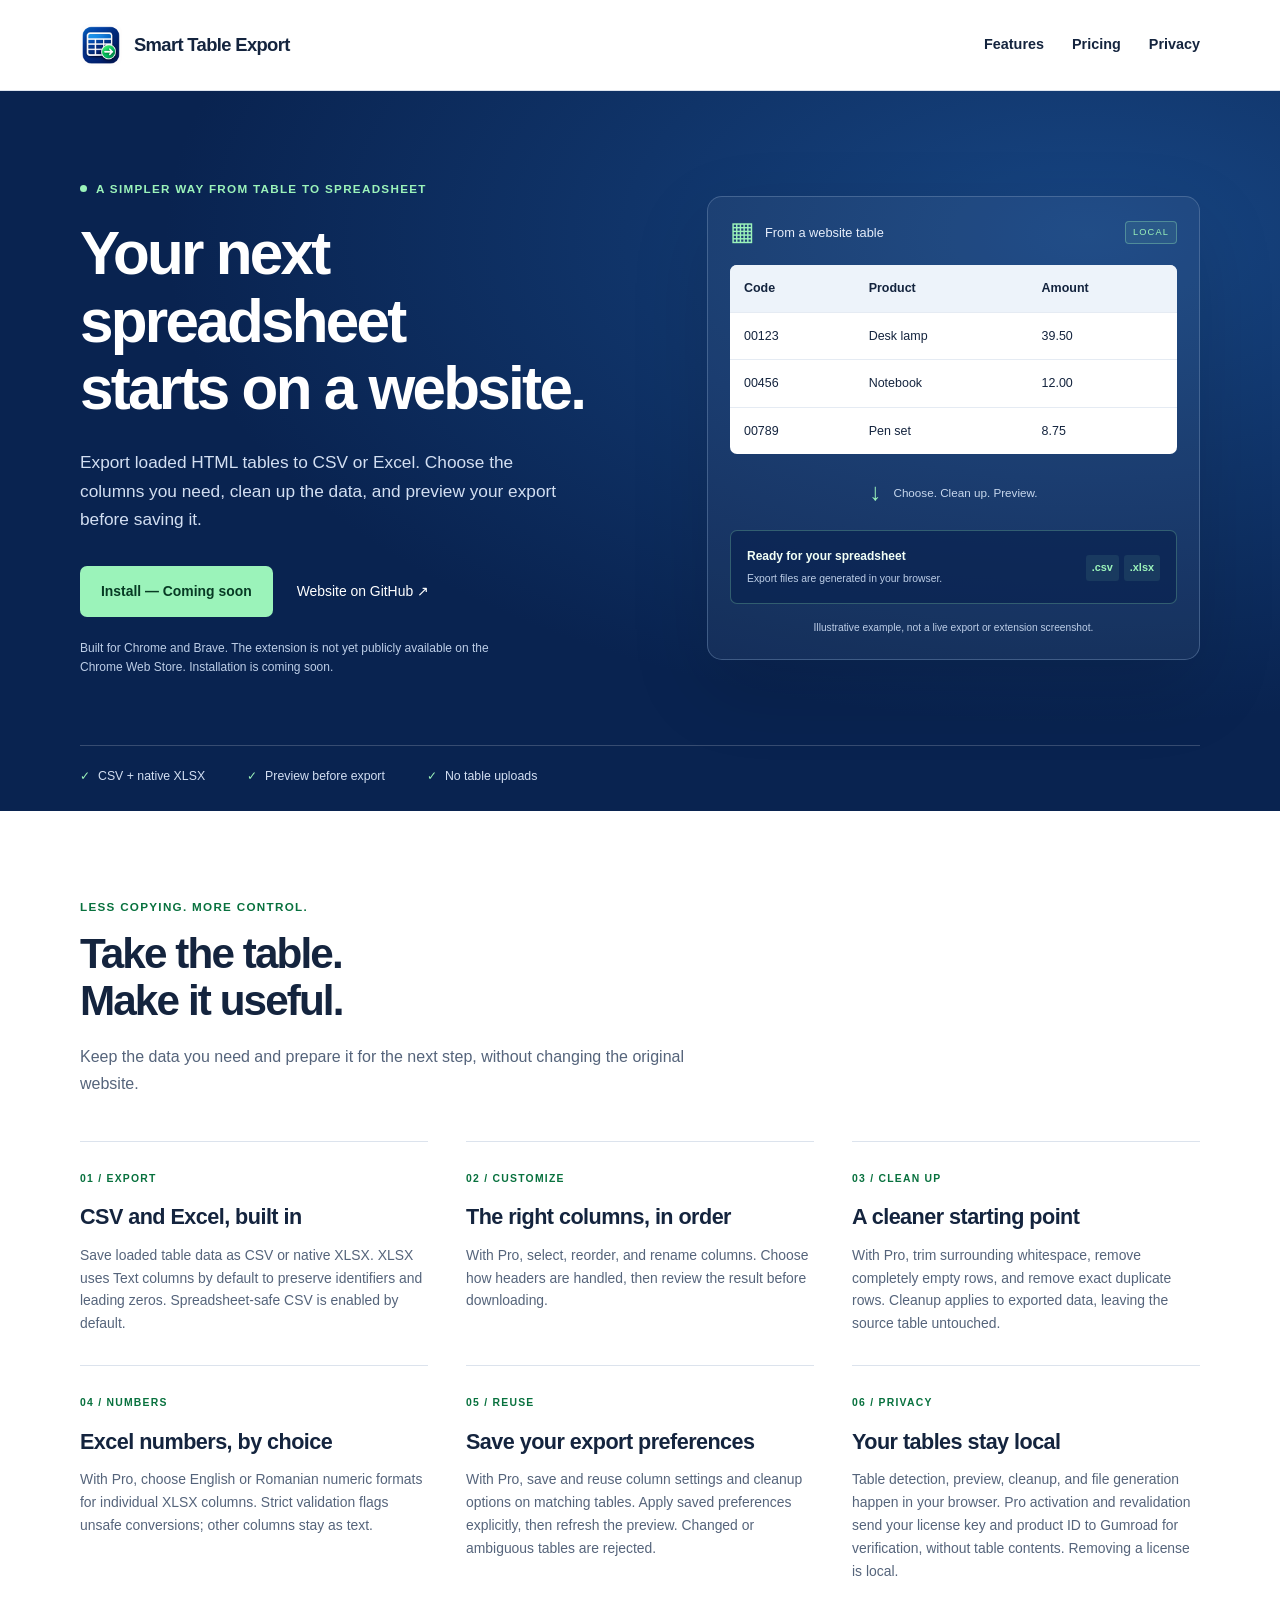
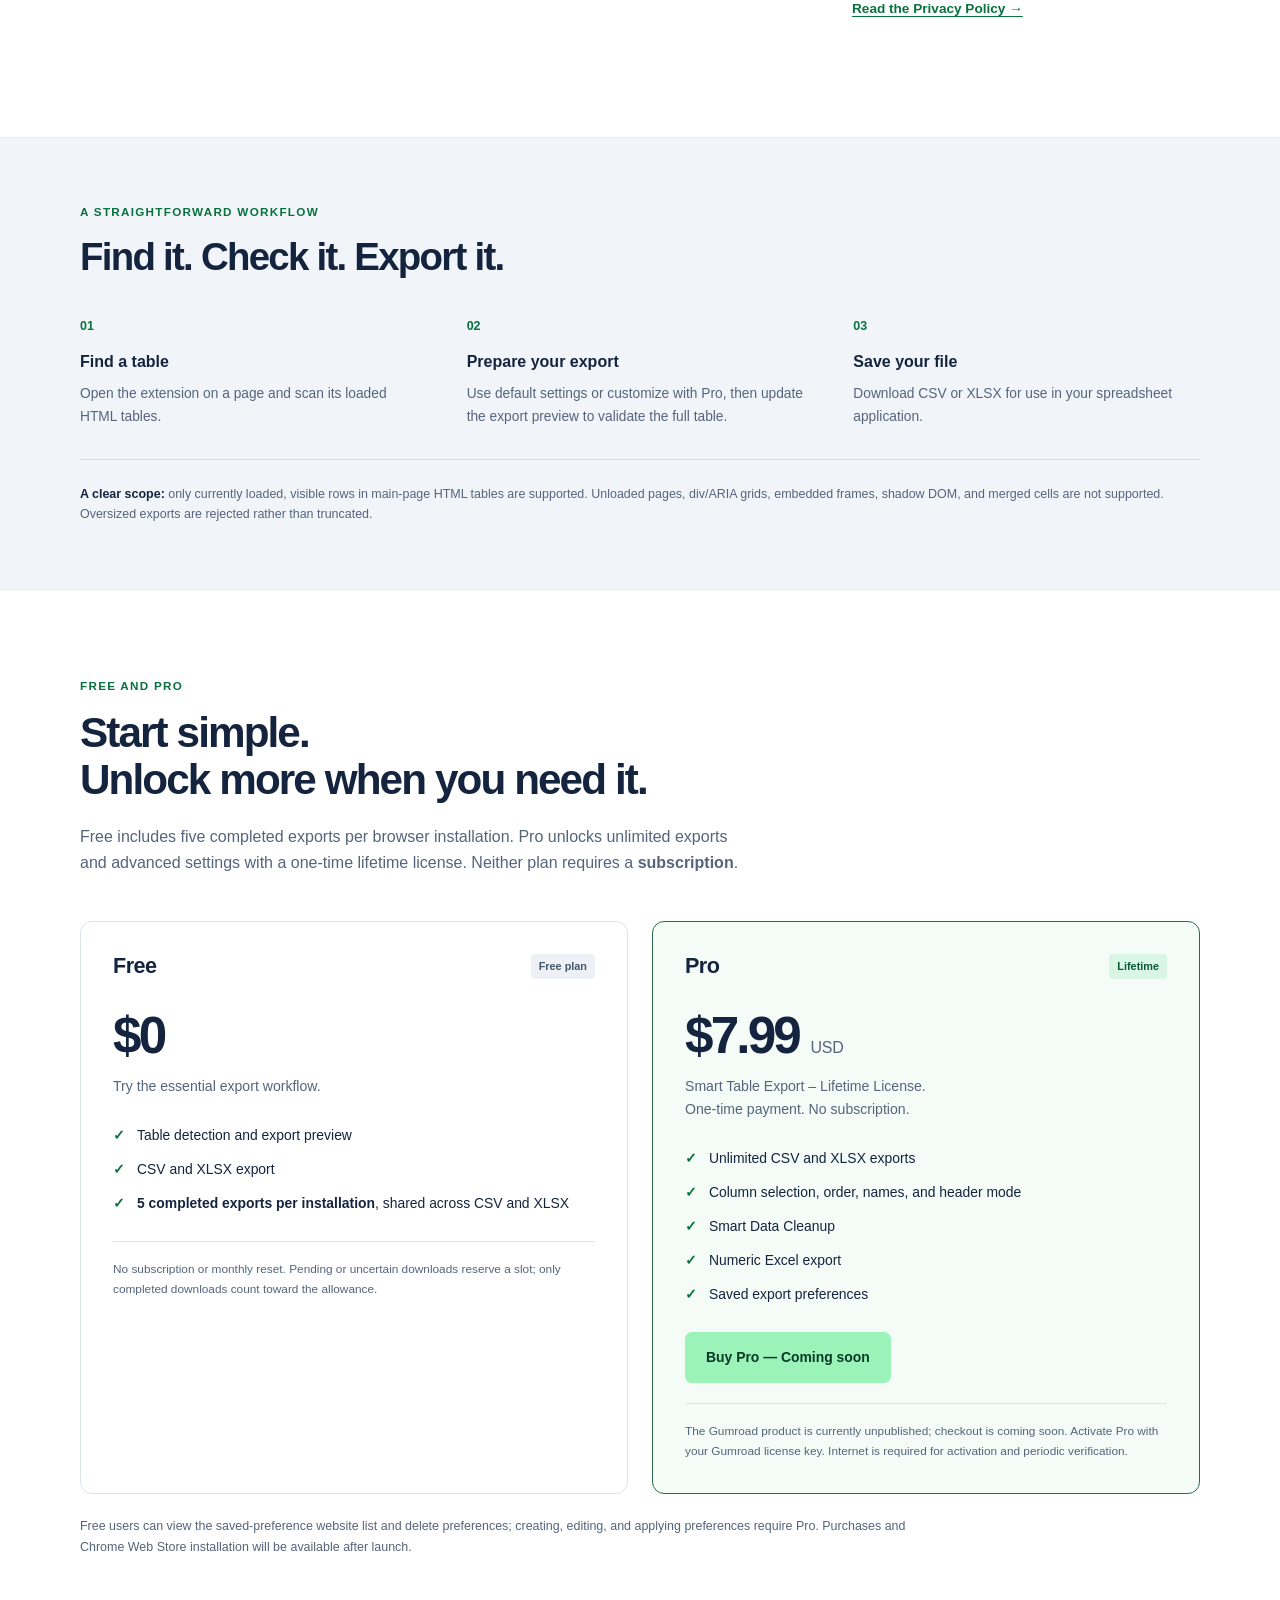
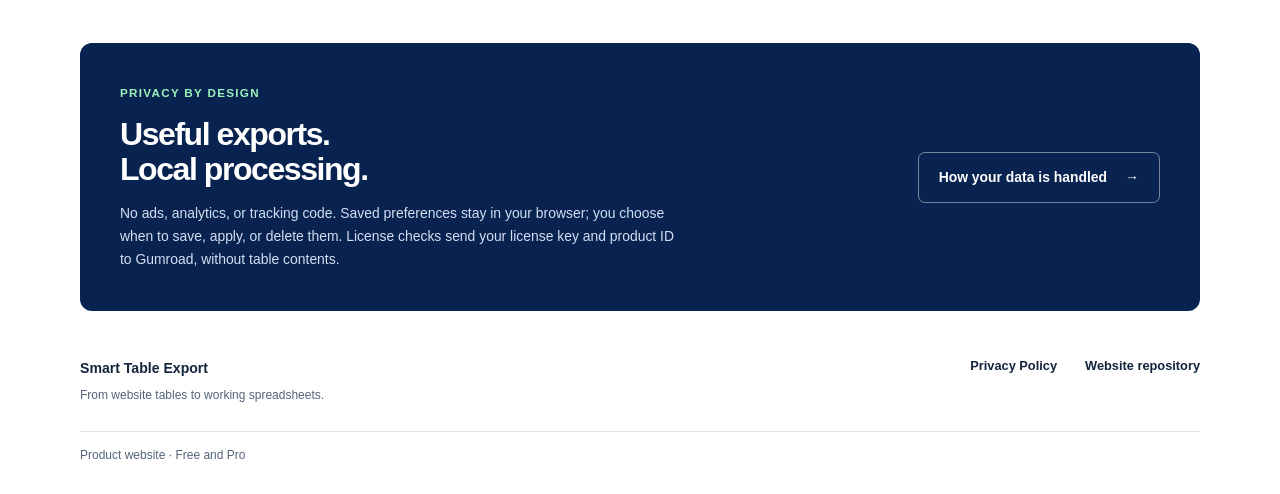
<file: index.html>
<!doctype html>
<html lang="en">
<head>
  <meta charset="utf-8">
  <meta name="viewport" content="width=device-width, initial-scale=1">
  <meta name="description" content="Preview HTML tables and export CSV or Excel locally. Five free exports; Pro is USD 7.99 for a lifetime license via Gumroad. Chrome Web Store launch coming soon.">
  <meta name="theme-color" content="#092350">
  <title>Smart Table Export — Website tables, ready for your spreadsheet</title>
  <link rel="icon" type="image/png" sizes="32x32" href="assets/icon-32.png">
  <link rel="stylesheet" href="styles.css">
</head>
<body>
  <a class="skip-link" href="#main">Skip to content</a>
  <header class="site-header">
    <div class="container header-inner">
      <a class="brand" href="index.html" aria-label="Smart Table Export home"><img src="assets/icon-128.png" width="42" height="42" alt=""><span>Smart Table Export</span></a>
      <nav aria-label="Main navigation"><a href="#features">Features</a><a href="#pricing">Pricing</a><a href="privacy.html">Privacy</a></nav>
    </div>
  </header>
  <main id="main">
    <section class="hero">
      <div class="container hero-grid">
        <div>
          <p class="eyebrow"><span class="status-dot" aria-hidden="true"></span> A simpler way from table to spreadsheet</p>
          <h1>Your next spreadsheet<br> starts on a website.</h1>
          <p class="hero-description">Export loaded HTML tables to CSV or Excel. Choose the columns you need, clean up the data, and preview your export before saving it.</p>
          <!-- Launch gate: replace this disabled button with the authorized store link; see README.md. -->
          <div class="hero-links"><button class="button button-green" id="install-cta" type="button" disabled aria-describedby="install-status">Install — Coming soon</button><a class="text-link" href="https://github.com/georgescugpccristian-jpg/smart-table-export-site">Website on GitHub <span aria-hidden="true">↗</span></a></div>
          <p class="hero-note" id="install-status">Built for Chrome and Brave. The extension is not yet publicly available on the Chrome Web Store. Installation is coming soon.</p>
        </div>
        <figure class="export-illustration" aria-labelledby="example-caption">
          <div class="example-top"><span class="example-mark" aria-hidden="true">▦</span><span>From a website table</span><span class="file-tag">LOCAL</span></div>
          <div class="example-table-wrap"><table class="example-table"><caption class="visually-hidden">Illustrative product table</caption><thead><tr><th scope="col">Code</th><th scope="col">Product</th><th scope="col">Amount</th></tr></thead><tbody><tr><td>00123</td><td>Desk lamp</td><td>39.50</td></tr><tr><td>00456</td><td>Notebook</td><td>12.00</td></tr><tr><td>00789</td><td>Pen set</td><td>8.75</td></tr></tbody></table></div>
          <div class="example-flow"><span aria-hidden="true">↓</span><span>Choose. Clean up. Preview.</span></div>
          <div class="example-output"><div><strong>Ready for your spreadsheet</strong><span>Export files are generated in your browser.</span></div><div class="format-tags"><span>.csv</span><span>.xlsx</span></div></div>
          <figcaption id="example-caption">Illustrative example, not a live export or extension screenshot.</figcaption>
        </figure>
      </div>
      <div class="container hero-foot"><span>CSV + native XLSX</span><span>Preview before export</span><span>No table uploads</span></div>
    </section>

    <section class="section container" id="features" aria-labelledby="features-title">
      <div class="section-heading"><p class="eyebrow">Less copying. More control.</p><h2 id="features-title">Take the table.<br>Make it useful.</h2><p>Keep the data you need and prepare it for the next step, without changing the original website.</p></div>
      <div class="feature-grid">
        <article class="feature"><span class="feature-number">01 / EXPORT</span><h3>CSV and Excel, built in</h3><p>Save loaded table data as CSV or native XLSX. XLSX uses Text columns by default to preserve identifiers and leading zeros. Spreadsheet-safe CSV is enabled by default.</p></article>
        <article class="feature"><span class="feature-number">02 / CUSTOMIZE</span><h3>The right columns, in order</h3><p>With Pro, select, reorder, and rename columns. Choose how headers are handled, then review the result before downloading.</p></article>
        <article class="feature"><span class="feature-number">03 / CLEAN UP</span><h3>A cleaner starting point</h3><p>With Pro, trim surrounding whitespace, remove completely empty rows, and remove exact duplicate rows. Cleanup applies to exported data, leaving the source table untouched.</p></article>
        <article class="feature"><span class="feature-number">04 / NUMBERS</span><h3>Excel numbers, by choice</h3><p>With Pro, choose English or Romanian numeric formats for individual XLSX columns. Strict validation flags unsafe conversions; other columns stay as text.</p></article>
        <article class="feature"><span class="feature-number">05 / REUSE</span><h3>Save your export preferences</h3><p>With Pro, save and reuse column settings and cleanup options on matching tables. Apply saved preferences explicitly, then refresh the preview. Changed or ambiguous tables are rejected.</p></article>
        <article class="feature"><span class="feature-number">06 / PRIVACY</span><h3>Your tables stay local</h3><p>Table detection, preview, cleanup, and file generation happen in your browser. Pro activation and revalidation send your license key and product ID to Gumroad for verification, without table contents. Removing a license is local.</p><a class="inline-link" href="privacy.html">Read the Privacy Policy <span aria-hidden="true">→</span></a></article>
      </div>
    </section>

    <section class="workflow-section" aria-labelledby="workflow-title">
      <div class="container"><div class="workflow-heading"><p class="eyebrow">A straightforward workflow</p><h2 id="workflow-title">Find it. Check it. Export it.</h2></div>
        <ol class="workflow"><li><strong>Find a table</strong><p>Open the extension on a page and scan its loaded HTML tables.</p></li><li><strong>Prepare your export</strong><p>Use default settings or customize with Pro, then update the export preview to validate the full table.</p></li><li><strong>Save your file</strong><p>Download CSV or XLSX for use in your spreadsheet application.</p></li></ol>
        <p class="scope-note"><strong>A clear scope:</strong> only currently loaded, visible rows in main-page HTML tables are supported. Unloaded pages, div/ARIA grids, embedded frames, shadow DOM, and merged cells are not supported. Oversized exports are rejected rather than truncated.</p>
      </div>
    </section>

    <section class="section container" id="pricing" aria-labelledby="pricing-title">
      <div class="section-heading"><p class="eyebrow">Free and Pro</p><h2 id="pricing-title">Start simple.<br>Unlock more when you need it.</h2><p>Free includes five completed exports per browser installation. Pro unlocks unlimited exports and advanced settings with a one-time lifetime license. Neither plan requires a <strong>subscription</strong>.</p></div>
      <div class="pricing-grid">
        <article class="plan"><div class="plan-heading"><h3>Free</h3><span class="badge">Free plan</span></div><p class="price">$0</p><p class="plan-description">Try the essential export workflow.</p><ul class="check-list"><li>Table detection and export preview</li><li>CSV and XLSX export</li><li><strong>5 completed exports per installation</strong>, shared across CSV and XLSX</li></ul><p class="plan-footnote">No subscription or monthly reset. Pending or uncertain downloads reserve a slot; only completed downloads count toward the allowance.</p></article>
        <article class="plan plan-pro"><div class="plan-heading"><h3>Pro</h3><span class="badge badge-green">Lifetime</span></div><p class="price">$7.99 <span>USD</span></p><p class="plan-description">Smart Table Export – Lifetime License.<br>One-time payment. No subscription.</p><ul class="check-list"><li>Unlimited CSV and XLSX exports</li><li>Column selection, order, names, and header mode</li><li>Smart Data Cleanup</li><li>Numeric Excel export</li><li>Saved export preferences</li></ul>
          <!-- Stored launch URL only: this disabled button cannot navigate or open checkout. -->
          <button class="button button-green plan-cta" id="purchase-cta" type="button" disabled data-launch-url="https://georgescu0.gumroad.com/l/smart-table-export" aria-describedby="purchase-status">Buy Pro — Coming soon</button>
          <p class="plan-footnote" id="purchase-status">The Gumroad product is currently unpublished; checkout is coming soon. Activate Pro with your Gumroad license key. Internet is required for activation and periodic verification.</p></article>
      </div>
      <p class="pricing-note">Free users can view the saved-preference website list and delete preferences; creating, editing, and applying preferences require Pro. Purchases and Chrome Web Store installation will be available after launch.</p>
    </section>

    <aside class="privacy-banner container" aria-labelledby="local-title"><div><p class="eyebrow">Privacy by design</p><h2 id="local-title">Useful exports.<br>Local processing.</h2><p>No ads, analytics, or tracking code. Saved preferences stay in your browser; you choose when to save, apply, or delete them. License checks send your license key and product ID to Gumroad, without table contents.</p></div><a class="button button-outline" href="privacy.html">How your data is handled <span aria-hidden="true">→</span></a></aside>
  </main>
  <footer class="site-footer container"><div class="footer-brand"><strong>Smart Table Export</strong><p>From website tables to working spreadsheets.</p></div><nav aria-label="Footer navigation"><a href="privacy.html">Privacy Policy</a><a href="https://github.com/georgescugpccristian-jpg/smart-table-export-site">Website repository</a></nav><p class="footer-note">Product website · Free and Pro</p></footer>
</body>
</html>
</file>
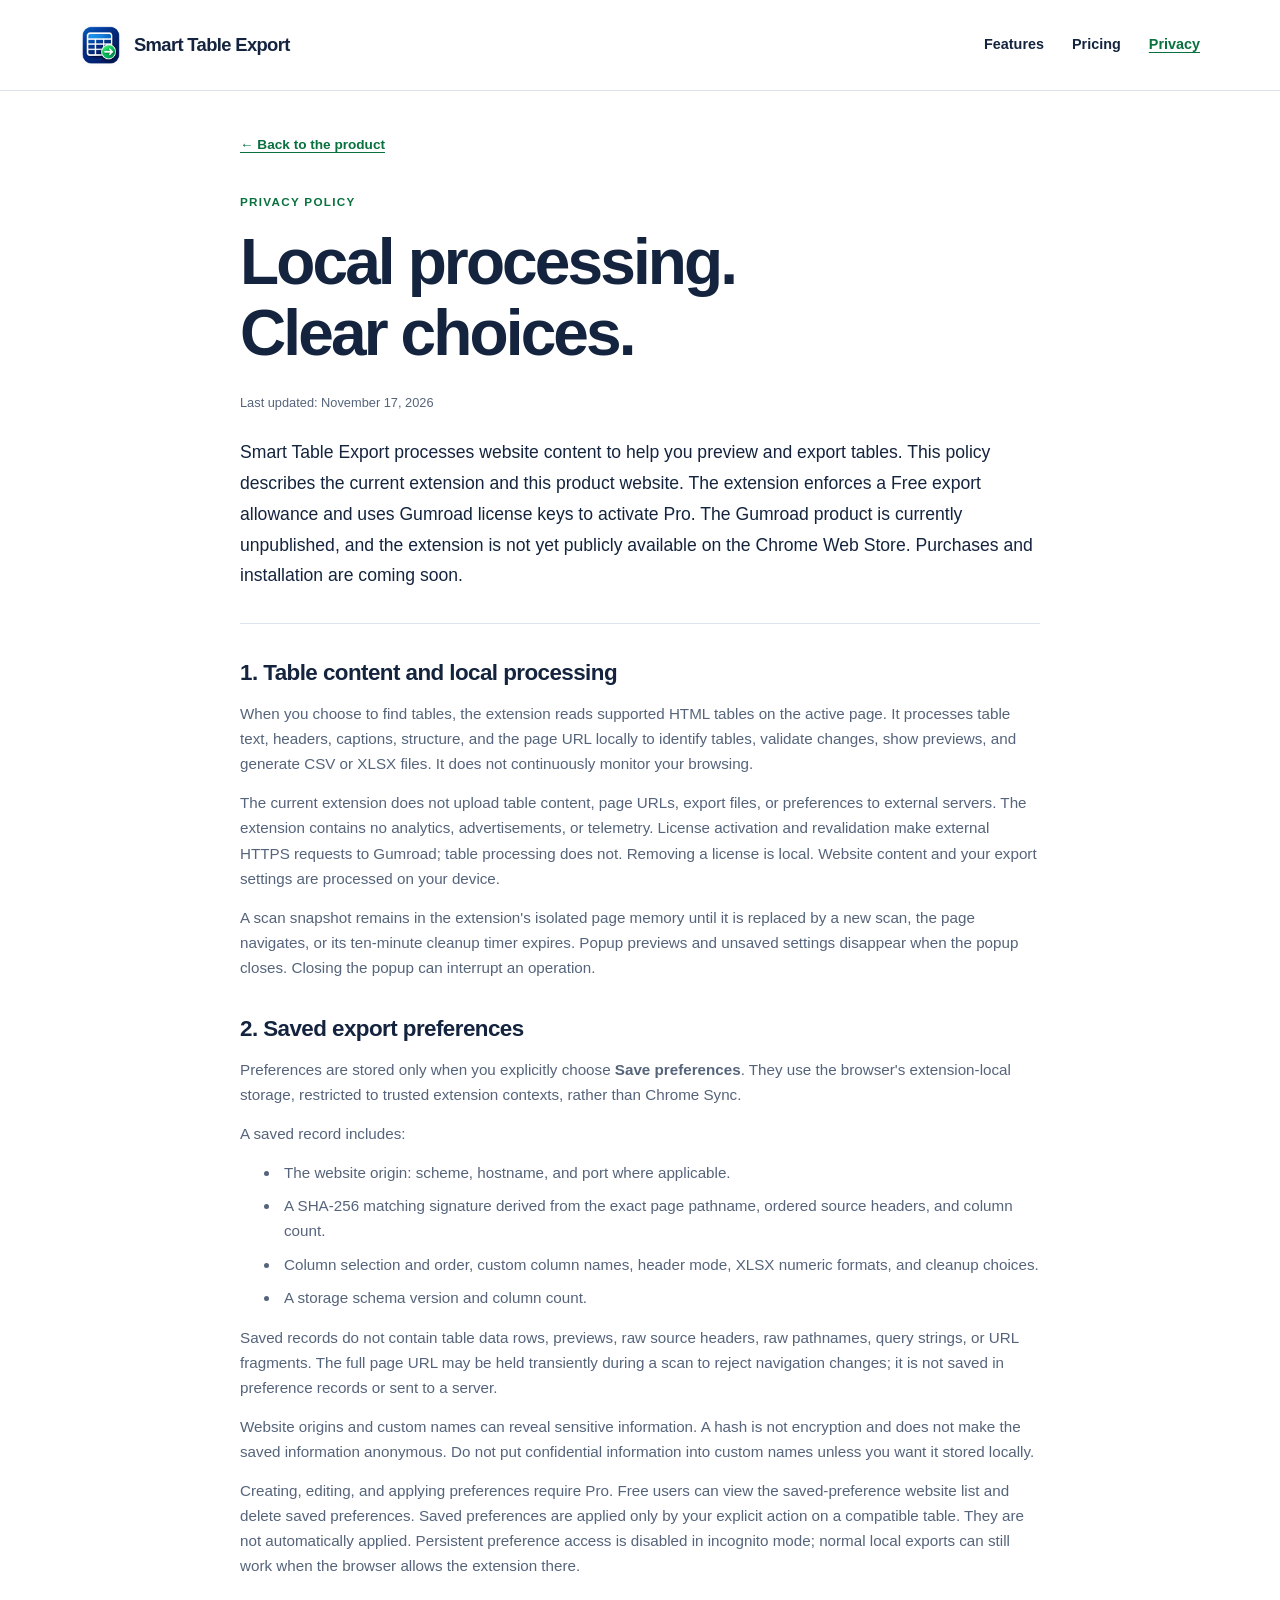
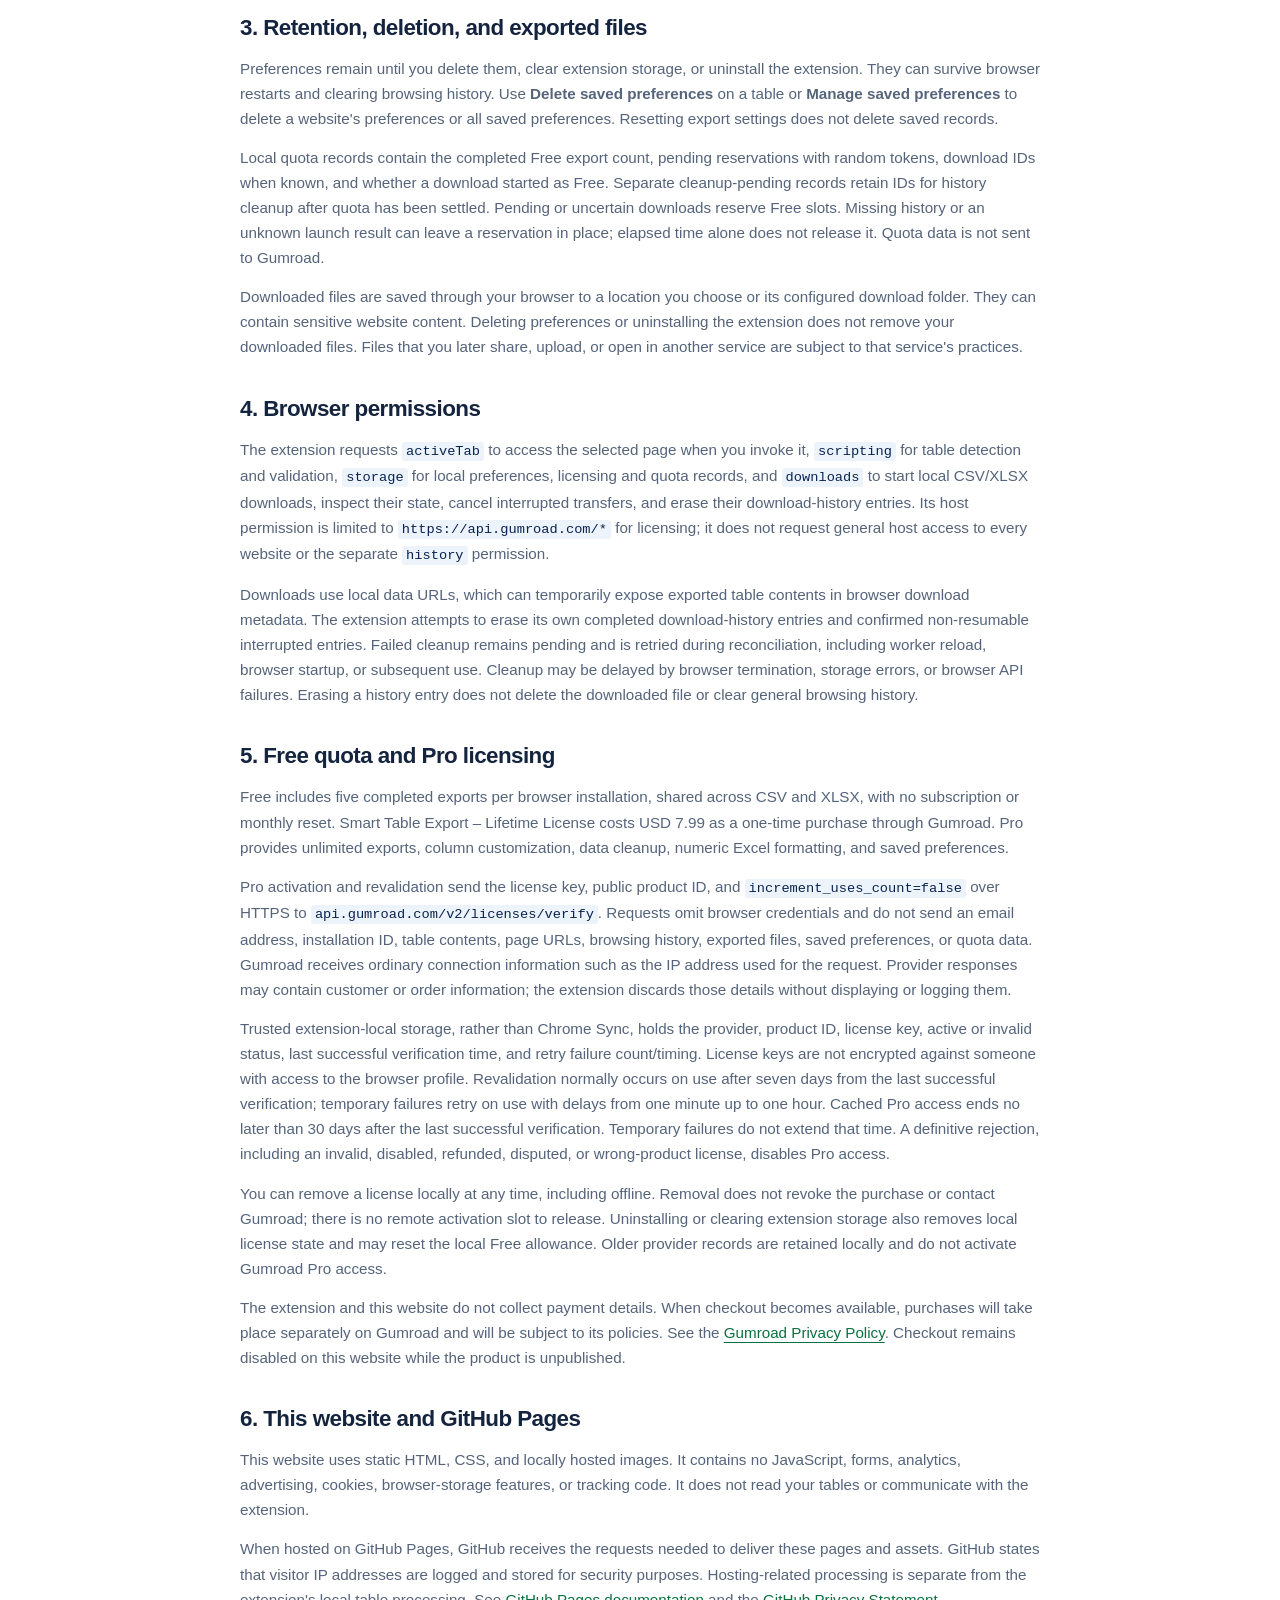
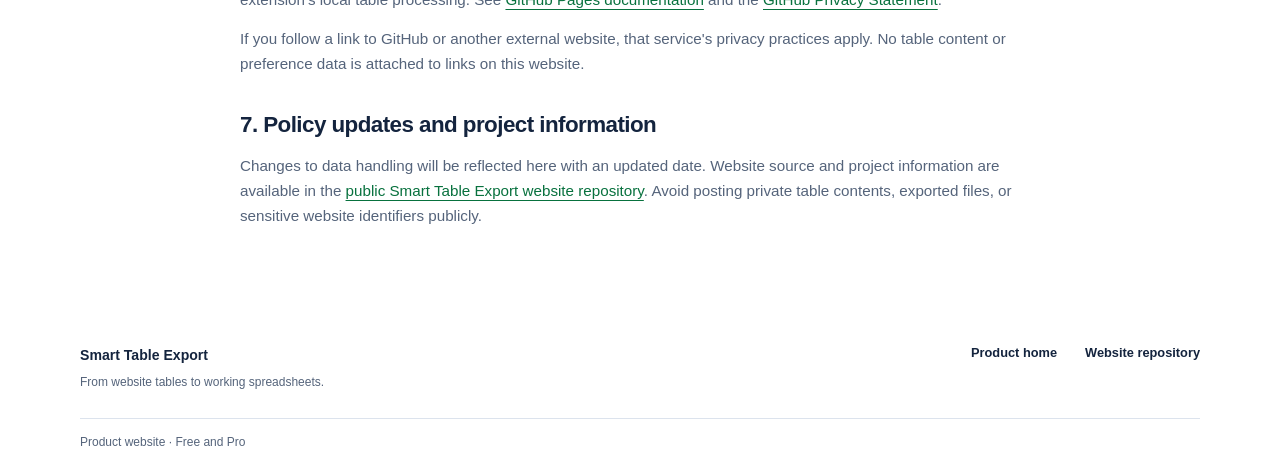
<file: privacy.html>
<!doctype html>
<html lang="en">
<head>
  <meta charset="utf-8">
  <meta name="viewport" content="width=device-width, initial-scale=1">
  <meta name="description" content="How Smart Table Export processes tables locally, stores preferences and quota data, and verifies Pro license keys and product IDs with Gumroad without table uploads.">
  <meta name="theme-color" content="#092350">
  <title>Privacy Policy — Smart Table Export</title>
  <link rel="icon" type="image/png" sizes="32x32" href="assets/icon-32.png">
  <link rel="stylesheet" href="styles.css">
</head>
<body>
  <a class="skip-link" href="#main">Skip to content</a>
  <header class="site-header"><div class="container header-inner"><a class="brand" href="index.html" aria-label="Smart Table Export home"><img src="assets/icon-128.png" width="42" height="42" alt=""><span>Smart Table Export</span></a><nav aria-label="Main navigation"><a href="index.html#features">Features</a><a href="index.html#pricing">Pricing</a><a href="privacy.html" aria-current="page">Privacy</a></nav></div></header>
  <main id="main" class="container policy">
    <a class="inline-link" href="index.html">← Back to the product</a>
    <p class="eyebrow">Privacy Policy</p>
    <h1>Local processing.<br>Clear choices.</h1>
    <p class="policy-date">Last updated: November 17, 2026</p>
    <p class="policy-intro">Smart Table Export processes website content to help you preview and export tables. This policy describes the current extension and this product website. The extension enforces a Free export allowance and uses Gumroad license keys to activate Pro. The Gumroad product is currently unpublished, and the extension is not yet publicly available on the Chrome Web Store. Purchases and installation are coming soon.</p>
    <section aria-labelledby="processing"><h2 id="processing">1. Table content and local processing</h2><p>When you choose to find tables, the extension reads supported HTML tables on the active page. It processes table text, headers, captions, structure, and the page URL locally to identify tables, validate changes, show previews, and generate CSV or XLSX files. It does not continuously monitor your browsing.</p><p>The current extension does not upload table content, page URLs, export files, or preferences to external servers. The extension contains no analytics, advertisements, or telemetry. License activation and revalidation make external HTTPS requests to Gumroad; table processing does not. Removing a license is local. Website content and your export settings are processed on your device.</p><p>A scan snapshot remains in the extension's isolated page memory until it is replaced by a new scan, the page navigates, or its ten-minute cleanup timer expires. Popup previews and unsaved settings disappear when the popup closes. Closing the popup can interrupt an operation.</p></section>
    <section aria-labelledby="preferences"><h2 id="preferences">2. Saved export preferences</h2><p>Preferences are stored only when you explicitly choose <strong>Save preferences</strong>. They use the browser's extension-local storage, restricted to trusted extension contexts, rather than Chrome Sync.</p><p>A saved record includes:</p><ul><li>The website origin: scheme, hostname, and port where applicable.</li><li>A SHA-256 matching signature derived from the exact page pathname, ordered source headers, and column count.</li><li>Column selection and order, custom column names, header mode, XLSX numeric formats, and cleanup choices.</li><li>A storage schema version and column count.</li></ul><p>Saved records do not contain table data rows, previews, raw source headers, raw pathnames, query strings, or URL fragments. The full page URL may be held transiently during a scan to reject navigation changes; it is not saved in preference records or sent to a server.</p><p>Website origins and custom names can reveal sensitive information. A hash is not encryption and does not make the saved information anonymous. Do not put confidential information into custom names unless you want it stored locally.</p><p>Creating, editing, and applying preferences require Pro. Free users can view the saved-preference website list and delete saved preferences. Saved preferences are applied only by your explicit action on a compatible table. They are not automatically applied. Persistent preference access is disabled in incognito mode; normal local exports can still work when the browser allows the extension there.</p></section>
    <section aria-labelledby="retention"><h2 id="retention">3. Retention, deletion, and exported files</h2><p>Preferences remain until you delete them, clear extension storage, or uninstall the extension. They can survive browser restarts and clearing browsing history. Use <strong>Delete saved preferences</strong> on a table or <strong>Manage saved preferences</strong> to delete a website's preferences or all saved preferences. Resetting export settings does not delete saved records.</p><p>Local quota records contain the completed Free export count, pending reservations with random tokens, download IDs when known, and whether a download started as Free. Separate cleanup-pending records retain IDs for history cleanup after quota has been settled. Pending or uncertain downloads reserve Free slots. Missing history or an unknown launch result can leave a reservation in place; elapsed time alone does not release it. Quota data is not sent to Gumroad.</p><p>Downloaded files are saved through your browser to a location you choose or its configured download folder. They can contain sensitive website content. Deleting preferences or uninstalling the extension does not remove your downloaded files. Files that you later share, upload, or open in another service are subject to that service's practices.</p></section>
    <section aria-labelledby="permissions"><h2 id="permissions">4. Browser permissions</h2><p>The extension requests <code>activeTab</code> to access the selected page when you invoke it, <code>scripting</code> for table detection and validation, <code>storage</code> for local preferences, licensing and quota records, and <code>downloads</code> to start local CSV/XLSX downloads, inspect their state, cancel interrupted transfers, and erase their download-history entries. Its host permission is limited to <code>https://api.gumroad.com/*</code> for licensing; it does not request general host access to every website or the separate <code>history</code> permission.</p><p>Downloads use local data URLs, which can temporarily expose exported table contents in browser download metadata. The extension attempts to erase its own completed download-history entries and confirmed non-resumable interrupted entries. Failed cleanup remains pending and is retried during reconciliation, including worker reload, browser startup, or subsequent use. Cleanup may be delayed by browser termination, storage errors, or browser API failures. Erasing a history entry does not delete the downloaded file or clear general browsing history.</p></section>
    <section aria-labelledby="licensing"><h2 id="licensing">5. Free quota and Pro licensing</h2><p>Free includes five completed exports per browser installation, shared across CSV and XLSX, with no subscription or monthly reset. Smart Table Export – Lifetime License costs USD 7.99 as a one-time purchase through Gumroad. Pro provides unlimited exports, column customization, data cleanup, numeric Excel formatting, and saved preferences.</p><p>Pro activation and revalidation send the license key, public product ID, and <code>increment_uses_count=false</code> over HTTPS to <code>api.gumroad.com/v2/licenses/verify</code>. Requests omit browser credentials and do not send an email address, installation ID, table contents, page URLs, browsing history, exported files, saved preferences, or quota data. Gumroad receives ordinary connection information such as the IP address used for the request. Provider responses may contain customer or order information; the extension discards those details without displaying or logging them.</p><p>Trusted extension-local storage, rather than Chrome Sync, holds the provider, product ID, license key, active or invalid status, last successful verification time, and retry failure count/timing. License keys are not encrypted against someone with access to the browser profile. Revalidation normally occurs on use after seven days from the last successful verification; temporary failures retry on use with delays from one minute up to one hour. Cached Pro access ends no later than 30 days after the last successful verification. Temporary failures do not extend that time. A definitive rejection, including an invalid, disabled, refunded, disputed, or wrong-product license, disables Pro access.</p><p>You can remove a license locally at any time, including offline. Removal does not revoke the purchase or contact Gumroad; there is no remote activation slot to release. Uninstalling or clearing extension storage also removes local license state and may reset the local Free allowance. Older provider records are retained locally and do not activate Gumroad Pro access.</p><p>The extension and this website do not collect payment details. When checkout becomes available, purchases will take place separately on Gumroad and will be subject to its policies. See the <a href="https://gumroad.com/privacy">Gumroad Privacy Policy</a>. Checkout remains disabled on this website while the product is unpublished.</p></section>
    <section aria-labelledby="website"><h2 id="website">6. This website and GitHub Pages</h2><p>This website uses static HTML, CSS, and locally hosted images. It contains no JavaScript, forms, analytics, advertising, cookies, browser-storage features, or tracking code. It does not read your tables or communicate with the extension.</p><p>When hosted on GitHub Pages, GitHub receives the requests needed to deliver these pages and assets. GitHub states that visitor IP addresses are logged and stored for security purposes. Hosting-related processing is separate from the extension's local table processing. See <a href="https://docs.github.com/en/pages/getting-started-with-github-pages/what-is-github-pages">GitHub Pages documentation</a> and the <a href="https://docs.github.com/en/site-policy/privacy-policies/github-general-privacy-statement">GitHub Privacy Statement</a>.</p><p>If you follow a link to GitHub or another external website, that service's privacy practices apply. No table content or preference data is attached to links on this website.</p></section>
    <section aria-labelledby="updates"><h2 id="updates">7. Policy updates and project information</h2><p>Changes to data handling will be reflected here with an updated date. Website source and project information are available in the <a href="https://github.com/georgescugpccristian-jpg/smart-table-export-site">public Smart Table Export website repository</a>. Avoid posting private table contents, exported files, or sensitive website identifiers publicly.</p></section>
  </main>
  <footer class="site-footer container"><div class="footer-brand"><strong>Smart Table Export</strong><p>From website tables to working spreadsheets.</p></div><nav aria-label="Footer navigation"><a href="index.html">Product home</a><a href="https://github.com/georgescugpccristian-jpg/smart-table-export-site">Website repository</a></nav><p class="footer-note">Product website · Free and Pro</p></footer>
</body>
</html>
</file>
<file: styles.css>
:root { color-scheme: light; --navy: #092350; --ink: #14243e; --muted: #55647b; --line: #dce3ed; --green: #9bf3ba; --green-ink: #08713e; font-family: -apple-system, BlinkMacSystemFont, "Segoe UI", sans-serif; font-size: 16px; line-height: 1.65; color: var(--ink); background: #fff; }
* { box-sizing: border-box; }
html { scroll-padding-top: 1rem; }
body { margin: 0; }
a { color: inherit; text-underline-offset: .24em; }
a:hover { text-decoration-thickness: 2px; }
a:focus-visible { outline: 3px solid #0d9957; outline-offset: 5px; border-radius: 3px; }
img { display: block; max-width: 100%; }
h1, h2, h3, p, figure { margin: 0; }
h1, h2, h3 { line-height: 1.12; letter-spacing: -.045em; }
h1 { font-size: clamp(2.7rem, 4.7vw, 4.5rem); font-weight: 750; }
h2 { font-size: clamp(2rem, 3.3vw, 3rem); }
h3 { font-size: 1.35rem; letter-spacing: -.025em; }
.container { width: min(1120px, calc(100% - 64px)); margin-inline: auto; }
.skip-link { position: absolute; top: -100px; left: 20px; z-index: 5; padding: 12px 18px; background: #fff; color: var(--navy); }
.skip-link:focus { top: 12px; }
.visually-hidden { position: absolute; width: 1px; height: 1px; overflow: hidden; clip-path: inset(50%); white-space: nowrap; }
.site-header { background: #fff; border-bottom: 1px solid var(--line); }
.header-inner { min-height: 90px; display: flex; align-items: center; justify-content: space-between; gap: 24px; }
.brand { display: flex; align-items: center; gap: 12px; text-decoration: none; font-weight: 750; letter-spacing: -.035em; font-size: 1.15rem; }
.brand img { flex-shrink: 0; border-radius: 9px; }
nav { display: flex; align-items: center; gap: 28px; }
nav a { text-decoration: none; font-size: .9rem; font-weight: 550; }
nav a:hover, nav a[aria-current] { color: var(--green-ink); text-decoration: underline; }
.hero { color: #fff; background: radial-gradient(ellipse at 85% 20%, #174582 0, transparent 60%), var(--navy); }
.hero-grid { display: grid; grid-template-columns: minmax(0, 1.15fr) minmax(0, 1fr); align-items: center; gap: 60px; padding-block: 88px 68px; }
.hero-grid > div { min-width: 0; }
.eyebrow { display: flex; gap: 9px; align-items: center; font-size: .73rem; font-weight: 750; letter-spacing: .11em; text-transform: uppercase; margin-bottom: 22px; color: var(--green-ink); }
.hero .eyebrow { color: var(--green); }
.status-dot { width: 7px; height: 7px; background: currentColor; border-radius: 50%; flex-shrink: 0; }
.hero-description { font-size: 1.08rem; color: #d3dff2; margin-top: 26px; max-width: 490px; }
.hero-links { display: flex; align-items: center; flex-wrap: wrap; gap: 24px; margin-top: 32px; }
.button { display: inline-flex; align-items: center; justify-content: center; gap: 18px; padding: 13px 20px; border: 1px solid transparent; border-radius: 7px; font-size: .87rem; font-weight: 700; text-decoration: none; }
.button:hover { filter: brightness(.96); }
.button:disabled { opacity: 1; cursor: not-allowed; font-family: inherit; line-height: inherit; }
.button:disabled:hover { filter: none; }
.button-green { color: #073a24; background: var(--green); }
.text-link { color: #fff; font-size: .87rem; text-decoration: none; }
.text-link:hover { text-decoration: underline; }
.hero-note { font-size: .75rem; line-height: 1.6; color: #bdcee7; max-width: 410px; margin-top: 22px; }
.hero-foot { display: flex; gap: 42px; flex-wrap: wrap; padding-block: 20px 24px; border-top: 1px solid #ffffff30; font-size: .77rem; color: #d3dff2; }
.hero-foot span::before { content: "✓"; color: var(--green); margin-right: 8px; }
.export-illustration { min-width: 0; padding: 22px; border: 1px solid #6a88af80; border-radius: 15px; background: #ffffff0c; box-shadow: 0 28px 80px #00000022; }
.example-top { display: flex; align-items: center; gap: 10px; font-size: .8rem; color: #e6eefb; margin-bottom: 20px; }
.example-mark { color: var(--green); font-size: 1.6rem; line-height: 1; }
.file-tag { margin-left: auto; font-size: .58rem; letter-spacing: .12em; color: var(--green); background: #9bf3ba16; border: 1px solid #9bf3ba55; border-radius: 4px; padding: 3px 7px; }
.example-table-wrap { overflow-x: auto; border-radius: 7px; background: #fff; color: var(--ink); }
.example-table { width: 100%; border-collapse: collapse; font-size: .78rem; text-align: left; white-space: nowrap; }
.example-table th { background: #edf3fa; font-weight: 650; }
.example-table th, .example-table td { padding: 13px 14px; border-bottom: 1px solid #e5ebf3; }
.example-table tbody tr:last-child td { border-bottom: 0; }
.example-table td:first-child, .example-table td:last-child { font-variant-numeric: tabular-nums; }
.example-flow { display: flex; align-items: center; justify-content: center; gap: 12px; color: #c8d8ee; font-size: .73rem; padding-block: 18px; }
.example-flow > span:first-child { color: var(--green); font-size: 1.5rem; }
.example-output { display: flex; align-items: center; justify-content: space-between; gap: 14px; padding: 16px; background: #092350b3; border: 1px solid #9bf3ba44; border-radius: 7px; }
.example-output strong { display: block; font-size: .75rem; color: #f2fff6; }
.example-output div > span { display: block; color: #bdcee7; font-size: .65rem; margin-top: 3px; }
.format-tags { display: flex; gap: 5px; flex-shrink: 0; }
.example-output .format-tags > span { font-size: .68rem; font-weight: 700; color: var(--green); padding: 4px 6px; border-radius: 3px; background: #9bf3ba16; }
figcaption { text-align: center; font-size: .64rem; color: #bdcee7; margin-top: 16px; }
.section { padding-block: 86px; }
.section-heading { max-width: 660px; margin-bottom: 44px; }
.section-heading .eyebrow, .workflow-heading .eyebrow { margin-bottom: 14px; }
.section-heading > p:last-child { color: var(--muted); margin-top: 20px; }
.feature-grid { display: grid; grid-template-columns: repeat(3, minmax(0, 1fr)); gap: 0 38px; }
.feature { padding-block: 28px 30px; border-top: 1px solid var(--line); }
.feature-number { display: block; font-size: .65rem; font-weight: 700; letter-spacing: .12em; color: var(--green-ink); margin-bottom: 18px; }
.feature p { font-size: .87rem; color: var(--muted); margin-top: 14px; }
.inline-link { display: inline-block; color: var(--green-ink); font-size: .85rem; font-weight: 650; margin-top: 15px; }
.workflow-section { background: #f1f5fa; padding-block: 64px; border-block: 1px solid #e6ecf4; }
.workflow-heading h2 { font-size: clamp(1.9rem, 3vw, 2.6rem); }
.workflow { display: grid; grid-template-columns: repeat(3, minmax(0, 1fr)); gap: 40px; counter-reset: steps; list-style: none; padding: 0; margin: 38px 0 30px; }
.workflow li { counter-increment: steps; }
.workflow li::before { content: "0" counter(steps); display: block; color: var(--green-ink); font-size: .78rem; font-weight: 750; margin-bottom: 12px; }
.workflow strong { font-size: 1rem; }
.workflow p { font-size: .86rem; color: var(--muted); margin-top: 8px; }
.scope-note { padding-top: 24px; border-top: 1px solid #d4deeb; color: var(--muted); font-size: .78rem; }
.scope-note strong { color: var(--ink); }
.pricing-grid { display: grid; grid-template-columns: repeat(2, minmax(0, 1fr)); gap: 24px; }
.plan { padding: 32px; border: 1px solid var(--line); border-radius: 12px; }
.plan-pro { border: 1px solid #2f684d; background: #f5fbf7; }
.plan-heading { display: flex; align-items: center; justify-content: space-between; flex-wrap: wrap; gap: 12px; }
.badge { border-radius: 4px; background: #edf1f6; color: #46566b; padding: 4px 8px; font-size: .68rem; font-weight: 700; }
.badge-green { color: #075a32; background: #d9f5e3; }
.price { font-size: 3.2rem; letter-spacing: -.055em; font-weight: 750; line-height: 1.2; margin-top: 26px; }
.price > span { font-size: 1rem; font-weight: 500; letter-spacing: -.015em; color: var(--muted); }
.plan-description { color: var(--muted); font-size: .88rem; margin-top: 8px; }
.plan-cta { margin-bottom: 20px; }
.check-list { padding: 0; margin: 26px 0; list-style: none; font-size: .87rem; }
.check-list li { position: relative; padding-left: 24px; margin: 11px 0; }
.check-list li::before { content: "✓"; position: absolute; left: 0; color: var(--green-ink); font-weight: 700; }
.plan-footnote { color: var(--muted); border-top: 1px solid var(--line); padding-top: 18px; font-size: .74rem; }
.pricing-note { color: var(--muted); font-size: .78rem; max-width: 830px; margin-top: 22px; }
.privacy-banner { display: flex; align-items: center; justify-content: space-between; gap: 48px; border-radius: 12px; padding: 40px; background: var(--navy); color: #fff; }
.privacy-banner .eyebrow { color: var(--green); margin-bottom: 14px; }
.privacy-banner h2 { font-size: 2rem; }
.privacy-banner p:last-child { font-size: .87rem; color: #d3dff2; max-width: 560px; margin-top: 14px; }
.button-outline { color: #fff; border-color: #ffffff70; flex-shrink: 0; }
.site-footer { padding-block: 44px 28px; display: flex; align-items: start; flex-wrap: wrap; justify-content: space-between; gap: 22px; }
.footer-brand strong { font-size: .88rem; }
.footer-brand p, .footer-note { font-size: .75rem; color: var(--muted); margin-top: 4px; }
.site-footer nav a { font-size: .8rem; }
.footer-note { flex-basis: 100%; padding-top: 14px; border-top: 1px solid var(--line); }
.policy { max-width: 800px; padding-block: 40px 70px; overflow-wrap: anywhere; }
.policy > .inline-link { margin: 0 0 36px; }
.policy > .eyebrow { margin-bottom: 15px; }
.policy h1 { font-size: clamp(2.7rem, 5vw, 4rem); }
.policy-date { font-size: .8rem; color: var(--muted); margin-top: 22px; }
.policy-intro { font-size: 1.1rem; line-height: 1.75; margin-top: 24px; padding-bottom: 32px; border-bottom: 1px solid var(--line); }
.policy section { margin-top: 36px; }
.policy h2 { font-size: 1.4rem; letter-spacing: -.025em; margin-bottom: 16px; }
.policy section p, .policy section ul { color: var(--muted); margin-top: 14px; font-size: .95rem; }
.policy section li { padding-left: 4px; margin-top: 8px; }
.policy section a { color: var(--green-ink); }
code { font-size: .9em; color: var(--navy); background: #edf3fa; padding: 2px 4px; border-radius: 3px; }
@media (max-width: 1000px) {
  .hero-grid { gap: 32px; }
  .hero h1 br { display: none; }
  .example-output { flex-wrap: wrap; }
  .feature-grid { gap: 0 24px; }
  .privacy-banner { align-items: start; gap: 26px; flex-direction: column; }
}
@media (max-width: 760px) {
  .container { width: calc(100% - 40px); }
  .header-inner { flex-wrap: wrap; gap: 16px; padding-block: 18px; }
  .header-inner nav { gap: 24px; }
  .brand { font-size: 1.05rem; }
  .hero-grid { grid-template-columns: minmax(0, 1fr); padding-block: 54px 36px; gap: 38px; }
  .hero-description { max-width: 560px; }
  .hero-foot { gap: 10px 24px; }
  .export-illustration { max-width: 520px; width: 100%; }
  .example-output { flex-wrap: nowrap; }
  .section { padding-block: 56px; }
  .feature-grid { grid-template-columns: repeat(2, minmax(0, 1fr)); }
  .workflow-section { padding-block: 48px; }
  .workflow { grid-template-columns: 1fr; gap: 22px; }
  .workflow li { position: relative; padding-left: 38px; }
  .workflow li::before { position: absolute; left: 0; top: 2px; }
  .pricing-grid { grid-template-columns: 1fr; }
  .plan { padding: 26px; }
  .privacy-banner { padding: 28px; }
  .site-footer { padding-top: 36px; }
}
@media (max-width: 420px) {
  .feature-grid { grid-template-columns: 1fr; }
  .hero-links { gap: 18px; }
  .export-illustration { padding: 14px; }
  .example-table td, .example-table th { padding: 11px 10px; }
  .example-output { flex-wrap: wrap; }
  .eyebrow { font-size: .67rem; }
  .button { gap: 12px; }
  .privacy-banner .button { font-size: .78rem; padding-inline: 12px; }
}
</file>
